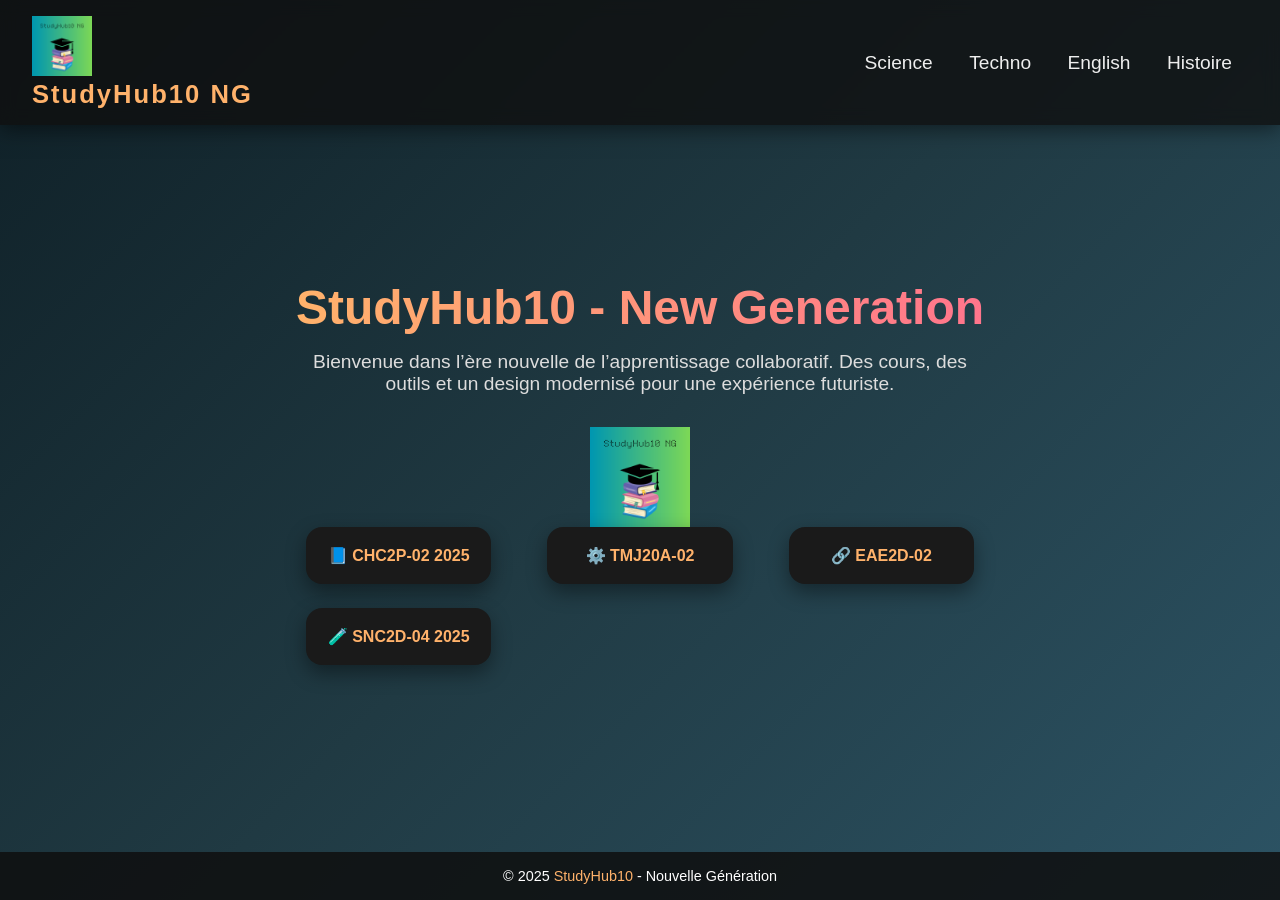
<file: index.html>
<!DOCTYPE html>
<html lang="en">
<head>
  <meta charset="UTF-8">
  <meta name="viewport" content="width=device-width, initial-scale=1.0">
  <title>StudyHub10 - New Generation</title>
  <link rel="stylesheet" href="style.css">

  <!-- Favicon (small browser tab icon) -->
  <link rel="icon" type="image/png" href="Logo.png">
</head>
<body>
  <!-- HEADER -->
  <header>
    <div class="logo">
      <img src="Logo.png" alt="StudyHub10 Logo" width="60" height="60">
      <h1>StudyHub10 NG</h1>
    </div>
    <nav>
      <a href="Science.html">Science</a>
      <a href="Tech.html">Techno</a>
      <a href="English.html">English</a>
      <a href="History.html">Histoire</a>
    </nav>
  </header>

  <!-- HERO SECTION -->
  <section class="hero">
    <h2>StudyHub10 - New Generation</h2>
    <p>
      Bienvenue dans l’ère nouvelle de l’apprentissage collaboratif.  
      Des cours, des outils et un design modernisé pour une expérience futuriste.
    </p>
    <img src="Logo.png" alt="StudyHub10 Logo" width="100" height="100">

    <div class="btn-grid">
      <a href="#" class="btn">📘 CHC2P-02 2025</a>
      <a href="#" class="btn">⚙️ TMJ20A-02</a>
      <a href="#" class="btn">🔗 EAE2D-02</a>
      <a href="#" class="btn">🧪 SNC2D-04 2025</a>
    </div>
  </section>

  <!-- FOOTER -->
  <footer>
    © 2025 <span>StudyHub10</span> - Nouvelle Génération
  </footer>
</body>
</html>
</file>
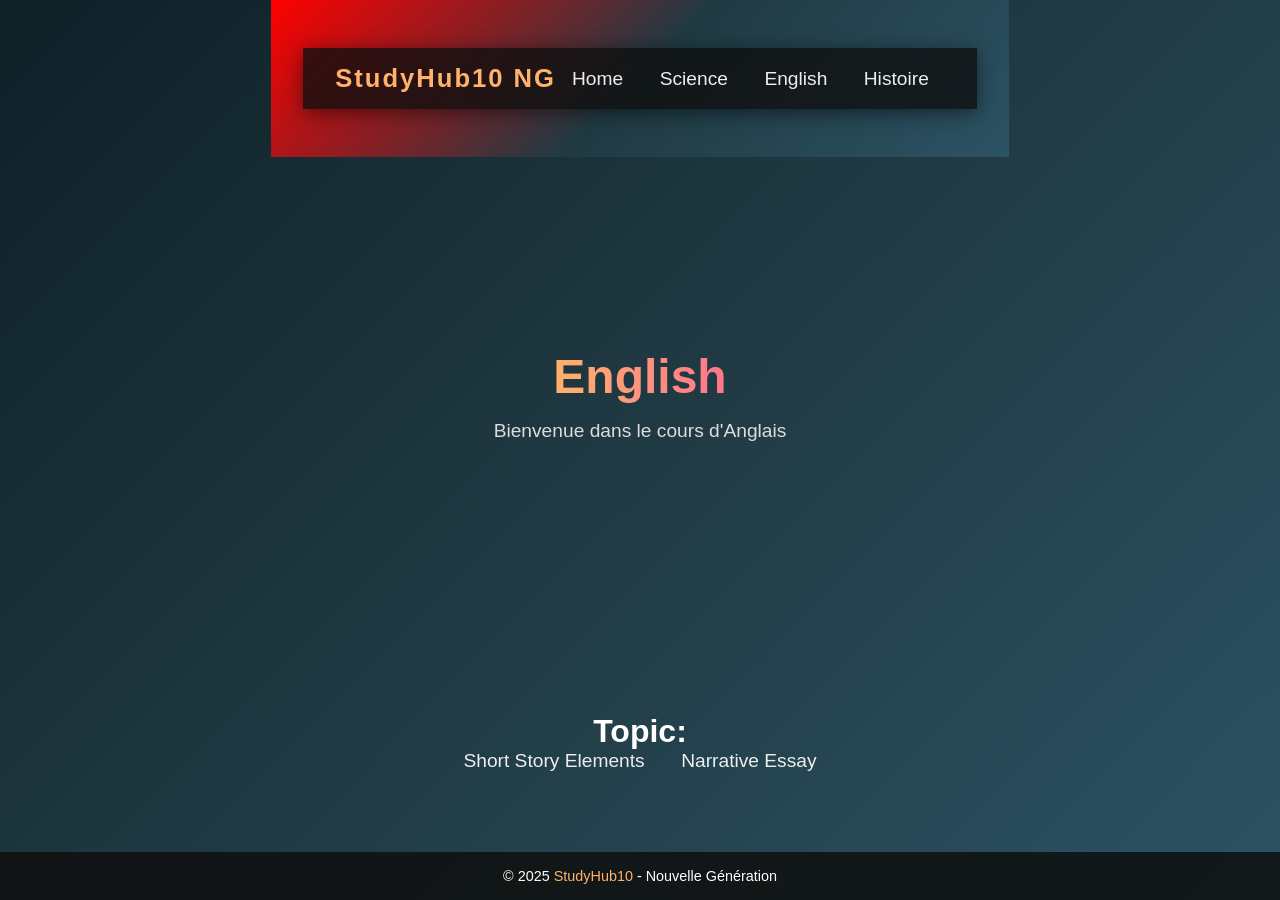
<file: English.html>
<!DOCTYPE html>
<html>
<link rel="stylesheet" href="style.css">

<head>
  <title>English</title>
</head>

<body>
  <div class="styles">
    <header>
      <h1>StudyHub10 NG</h1>
      <nav>
        <a href="index.html">Home</a>
        <a href="Science.html">Science</a>
        <a href="Tech.html">English</a>
        <a href="History.html">Histoire</a>
      </nav>
    </header>
  </div>
</body>
<section class="hero">
  <h2>English</h2>
  <p>Bienvenue dans le cours d'Anglais</p>
</section>
<ul>
  <h1>Topic:</h1>
  <nav>
    <a href="Short-story-elements.html">Short Story Elements</a>
    <a href="Narrative-Essay.html">Narrative Essay</a>
  </nav>
</ul>
<footer>
  © 2025 <span>StudyHub10</span> - Nouvelle Génération
</footer>

</html>
</file>
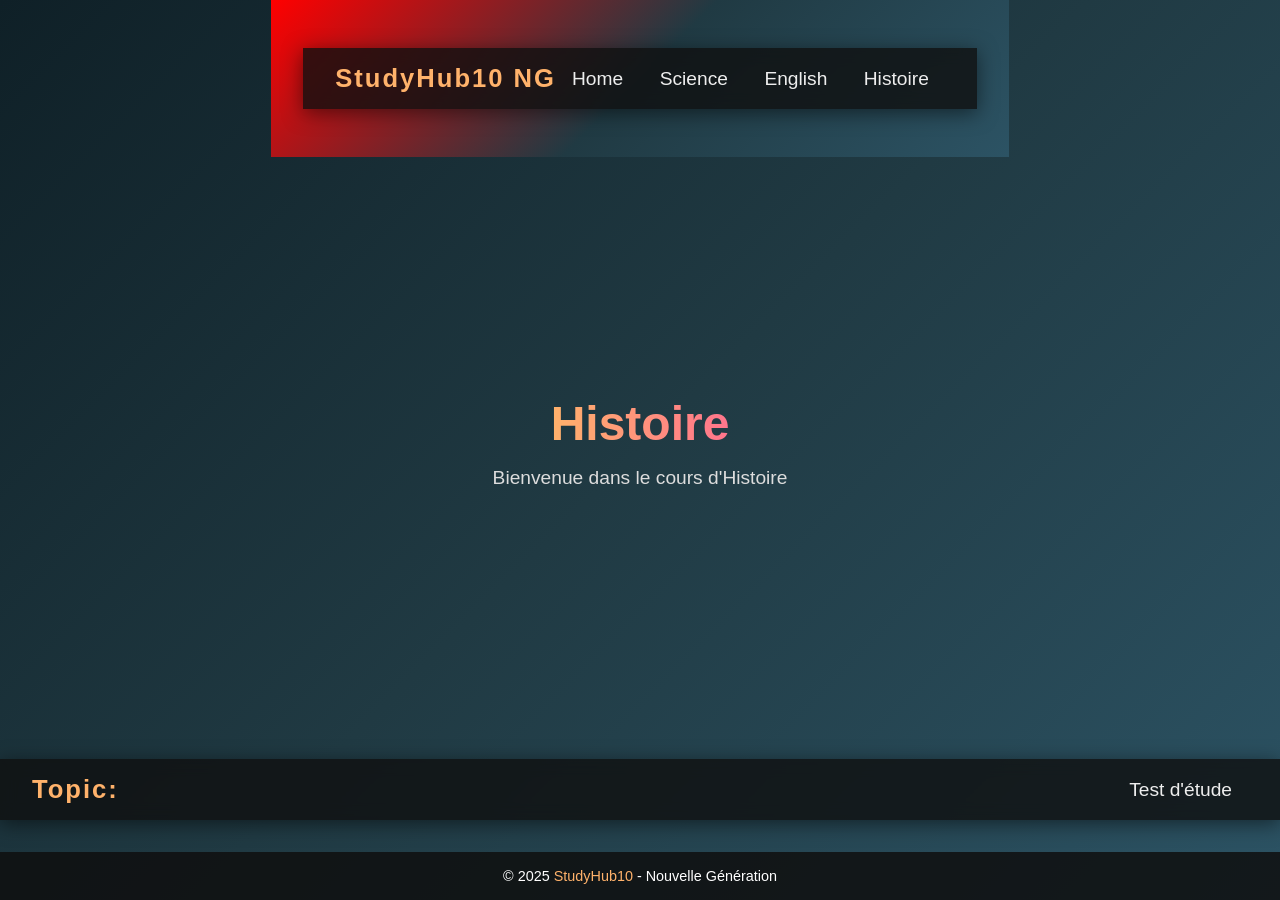
<file: History.html>
<!DOCTYPE html>
<html>
<link rel="stylesheet" href="style.css">

<head>
  <title>Histoire</title>
</head>

<body>
  <div class="styles">
    <header>
      <h1>StudyHub10 NG</h1>
      <nav>
        <a href="index.html">Home</a>
        <a href="Science.html">Science</a>
        <a href="English.html">English</a>
         <a href="Tech.html">Histoire</a>
      </nav>
    </header>
  </div>
</body>
<section class="hero">
  <h2>Histoire</h2>
  <p>Bienvenue dans le cours d'Histoire</p>
</section>
<header>
  <h1>Topic:</h1>
  <nav>
    <a href="Review.html">Test d'étude</a>
  </nav>
</header>
<footer>
  © 2025 <span>StudyHub10</span> - Nouvelle Génération
</footer>

</html>
</file>
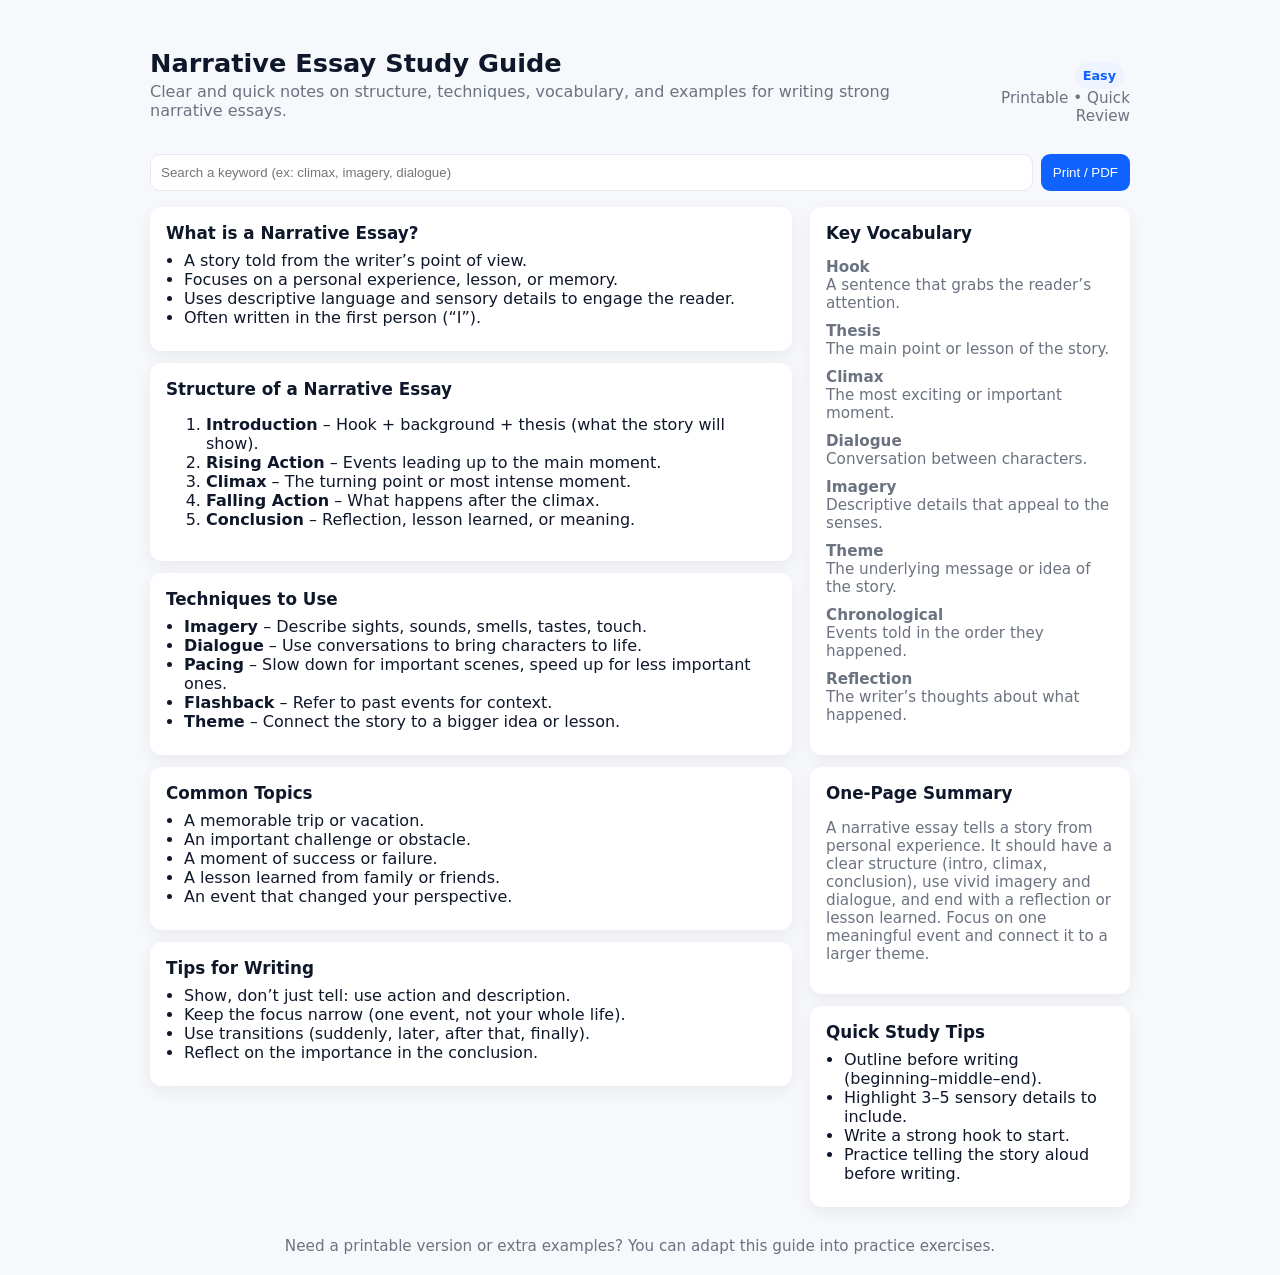
<file: Narrative-Essay.html>
<!doctype html>
<html lang="en">
<head>
  <meta charset="utf-8" />
  <meta name="viewport" content="width=device-width,initial-scale=1" />
  <title>Narrative Essay Study Guide</title>
  <style>
    :root{--bg:#f6f8fb;--card:#ffffff;--muted:#6b7280;--accent:#0f62fe;--accent-2:#0b6b3a}
    html,body{height:100%;margin:0;font-family:Inter, system-ui, -apple-system, 'Segoe UI', Roboto, 'Helvetica Neue', Arial; background:var(--bg);color:#0f172a}
    .wrap{max-width:980px;margin:28px auto;padding:20px}
    header{display:flex;gap:16px;align-items:center}
    h1{margin:0;font-size:1.6rem}
    p.lead{margin:4px 0 18px;color:var(--muted)}
    .controls{display:flex;gap:8px;margin:16px 0}
    input[type=search]{flex:1;padding:10px;border-radius:10px;border:1px solid #e6e9ef;background:#fff}
    button{background:var(--accent);color:#fff;padding:8px 12px;border-radius:9px;border:0;cursor:pointer}
    main{display:grid;grid-template-columns:1fr 320px;gap:18px}
    .card{background:var(--card);border-radius:12px;padding:16px;box-shadow:0 6px 18px rgba(15,23,42,0.06)}
    .section{margin-bottom:12px}
    h2{margin:0 0 8px;font-size:1.05rem}
    ul.simple{padding-left:18px;margin:8px 0;color:#0f172a}
    .muted{color:var(--muted);font-size:0.95rem}
    details{margin:8px 0}
    summary{font-weight:600;cursor:pointer}
    .tag{display:inline-block;padding:6px 8px;border-radius:999px;background:#eef4ff;color:var(--accent);font-weight:600;margin-right:6px;font-size:0.8rem}
    .glossary dt{font-weight:700;margin-top:10px}
    .glossary dd{margin:0 0 8px 0}
    footer{margin-top:18px;text-align:center;color:var(--muted);font-size:0.9rem}
    @media (max-width:880px){main{grid-template-columns:1fr} .controls{flex-direction:column} .wrap{padding:12px}}
    @media print{body{background:#fff} .controls, header, footer{display:none} main{grid-template-columns:1fr} .card{box-shadow:none}}
  </style>
</head>
<body>
  <div class="wrap">
    <header>
      <div>
        <h1>Narrative Essay Study Guide</h1>
        <p class="lead">Clear and quick notes on structure, techniques, vocabulary, and examples for writing strong narrative essays.</p>
      </div>
      <div style="margin-left:auto; text-align:right">
        <div class="tag">Easy</div>
        <div class="muted">Printable • Quick Review</div>
      </div>
    </header>

    <div class="controls">
      <input id="search" type="search" placeholder="Search a keyword (ex: climax, imagery, dialogue)" />
      <button id="printBtn">Print / PDF</button>
    </div>

    <main>
      <div>
        <section class="card section">
          <h2>What is a Narrative Essay?</h2>
          <ul class="simple">
            <li>A story told from the writer’s point of view.</li>
            <li>Focuses on a personal experience, lesson, or memory.</li>
            <li>Uses descriptive language and sensory details to engage the reader.</li>
            <li>Often written in the first person (“I”).</li>
          </ul>
        </section>

        <section class="card section">
          <h2>Structure of a Narrative Essay</h2>
          <ol class="simple">
            <li><strong>Introduction</strong> – Hook + background + thesis (what the story will show).</li>
            <li><strong>Rising Action</strong> – Events leading up to the main moment.</li>
            <li><strong>Climax</strong> – The turning point or most intense moment.</li>
            <li><strong>Falling Action</strong> – What happens after the climax.</li>
            <li><strong>Conclusion</strong> – Reflection, lesson learned, or meaning.</li>
          </ol>
        </section>

        <section class="card section">
          <h2>Techniques to Use</h2>
          <ul class="simple">
            <li><strong>Imagery</strong> – Describe sights, sounds, smells, tastes, touch.</li>
            <li><strong>Dialogue</strong> – Use conversations to bring characters to life.</li>
            <li><strong>Pacing</strong> – Slow down for important scenes, speed up for less important ones.</li>
            <li><strong>Flashback</strong> – Refer to past events for context.</li>
            <li><strong>Theme</strong> – Connect the story to a bigger idea or lesson.</li>
          </ul>
        </section>

        <section class="card section">
          <h2>Common Topics</h2>
          <ul class="simple">
            <li>A memorable trip or vacation.</li>
            <li>An important challenge or obstacle.</li>
            <li>A moment of success or failure.</li>
            <li>A lesson learned from family or friends.</li>
            <li>An event that changed your perspective.</li>
          </ul>
        </section>

        <section class="card section">
          <h2>Tips for Writing</h2>
          <ul class="simple">
            <li>Show, don’t just tell: use action and description.</li>
            <li>Keep the focus narrow (one event, not your whole life).</li>
            <li>Use transitions (suddenly, later, after that, finally).</li>
            <li>Reflect on the importance in the conclusion.</li>
          </ul>
        </section>
      </div>

      <aside>
        <div class="card section">
          <h2>Key Vocabulary</h2>
          <dl class="glossary muted">
            <dt>Hook</dt><dd>A sentence that grabs the reader’s attention.</dd>
            <dt>Thesis</dt><dd>The main point or lesson of the story.</dd>
            <dt>Climax</dt><dd>The most exciting or important moment.</dd>
            <dt>Dialogue</dt><dd>Conversation between characters.</dd>
            <dt>Imagery</dt><dd>Descriptive details that appeal to the senses.</dd>
            <dt>Theme</dt><dd>The underlying message or idea of the story.</dd>
            <dt>Chronological</dt><dd>Events told in the order they happened.</dd>
            <dt>Reflection</dt><dd>The writer’s thoughts about what happened.</dd>
          </dl>
        </div>

        <div class="card section">
          <h2>One-Page Summary</h2>
          <p class="muted">A narrative essay tells a story from personal experience. It should have a clear structure (intro, climax, conclusion), use vivid imagery and dialogue, and end with a reflection or lesson learned. Focus on one meaningful event and connect it to a larger theme.</p>
        </div>

        <div class="card section">
          <h2>Quick Study Tips</h2>
          <ul class="simple">
            <li>Outline before writing (beginning–middle–end).</li>
            <li>Highlight 3–5 sensory details to include.</li>
            <li>Write a strong hook to start.</li>
            <li>Practice telling the story aloud before writing.</li>
          </ul>
        </div>
      </aside>
    </main>

    <footer>
      <div class="muted">Need a printable version or extra examples? You can adapt this guide into practice exercises.</div>
    </footer>
  </div>

  <script>
    const search = document.getElementById('search');
    const printBtn = document.getElementById('printBtn');
    const sections = Array.from(document.querySelectorAll('.card'));
    search.addEventListener('input', (e)=>{
      const q = e.target.value.trim().toLowerCase();
      if(!q){ sections.forEach(s=>s.style.display=''); return }
      sections.forEach(s=>{
        const text = s.innerText.toLowerCase();
        s.style.display = text.includes(q) ? '' : 'none';
      })
    })
    printBtn.addEventListener('click', ()=>window.print());
  </script>
</body>
</html>
</file>
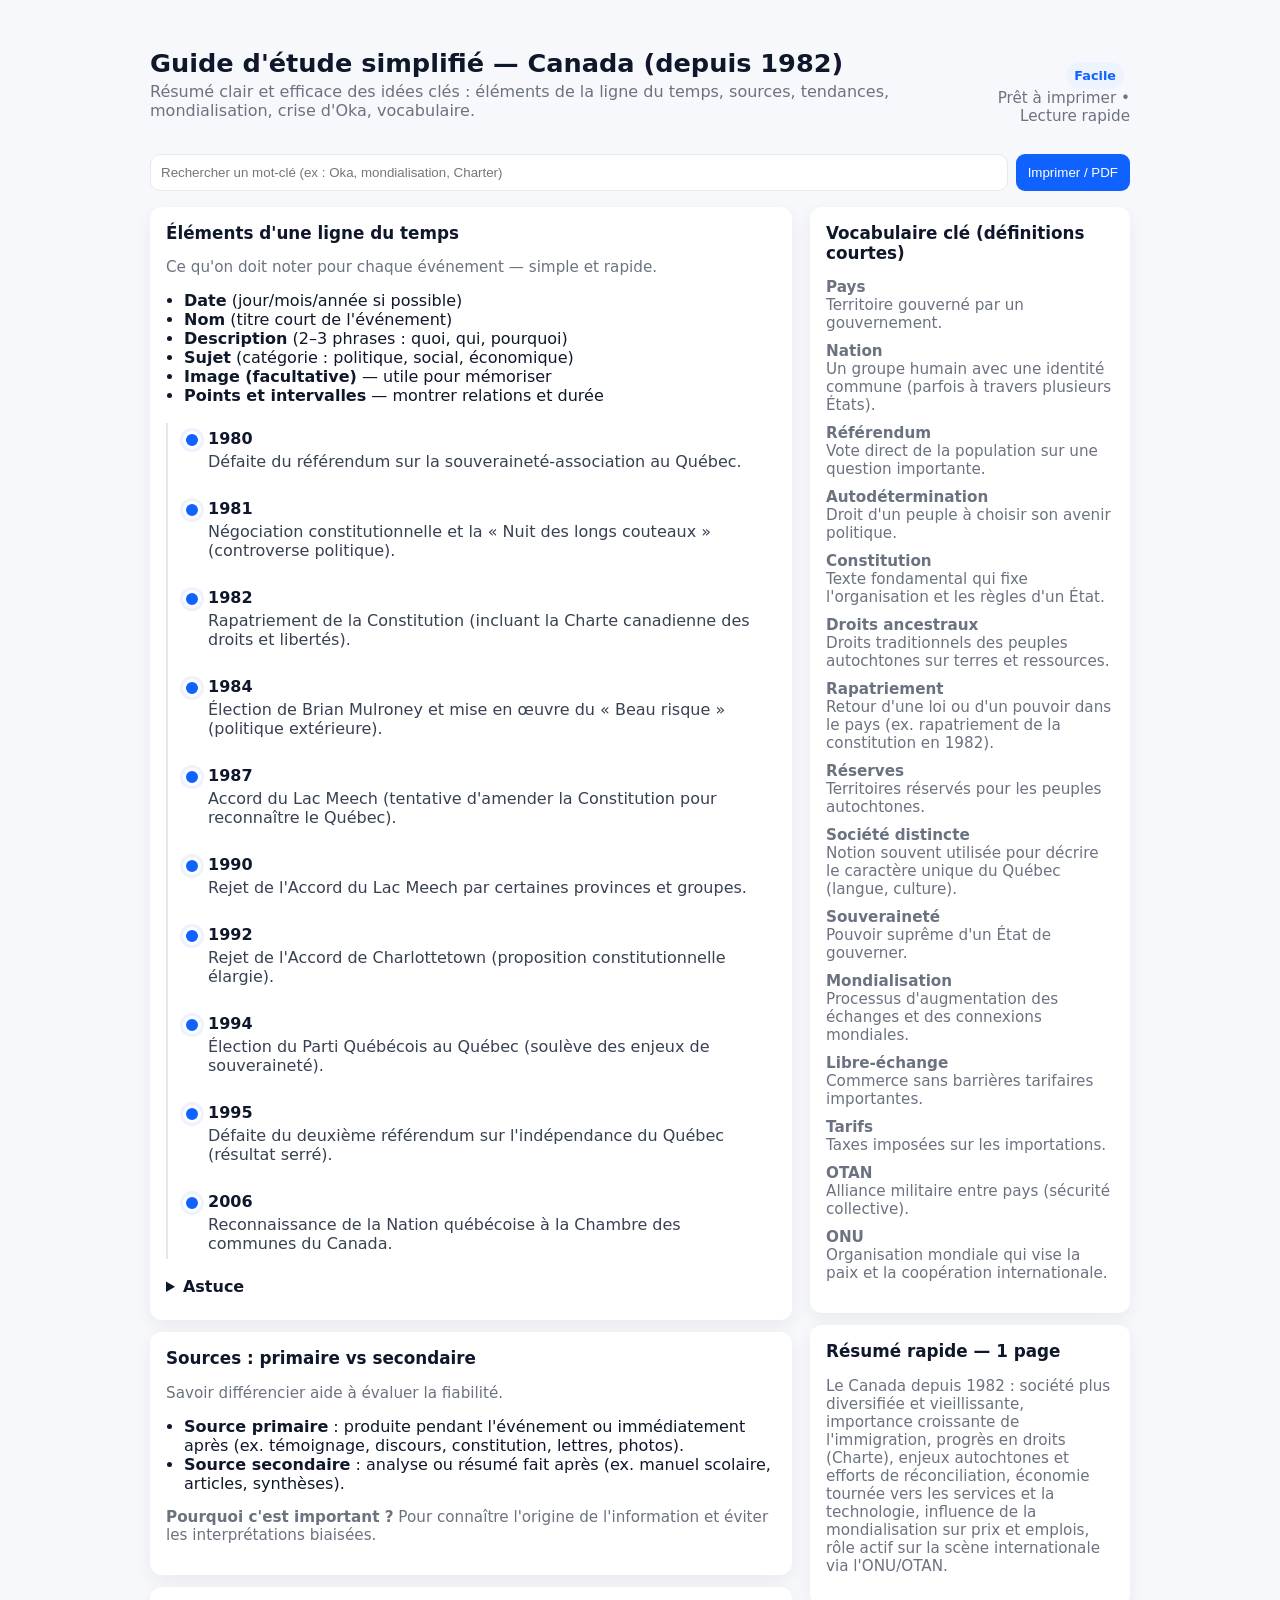
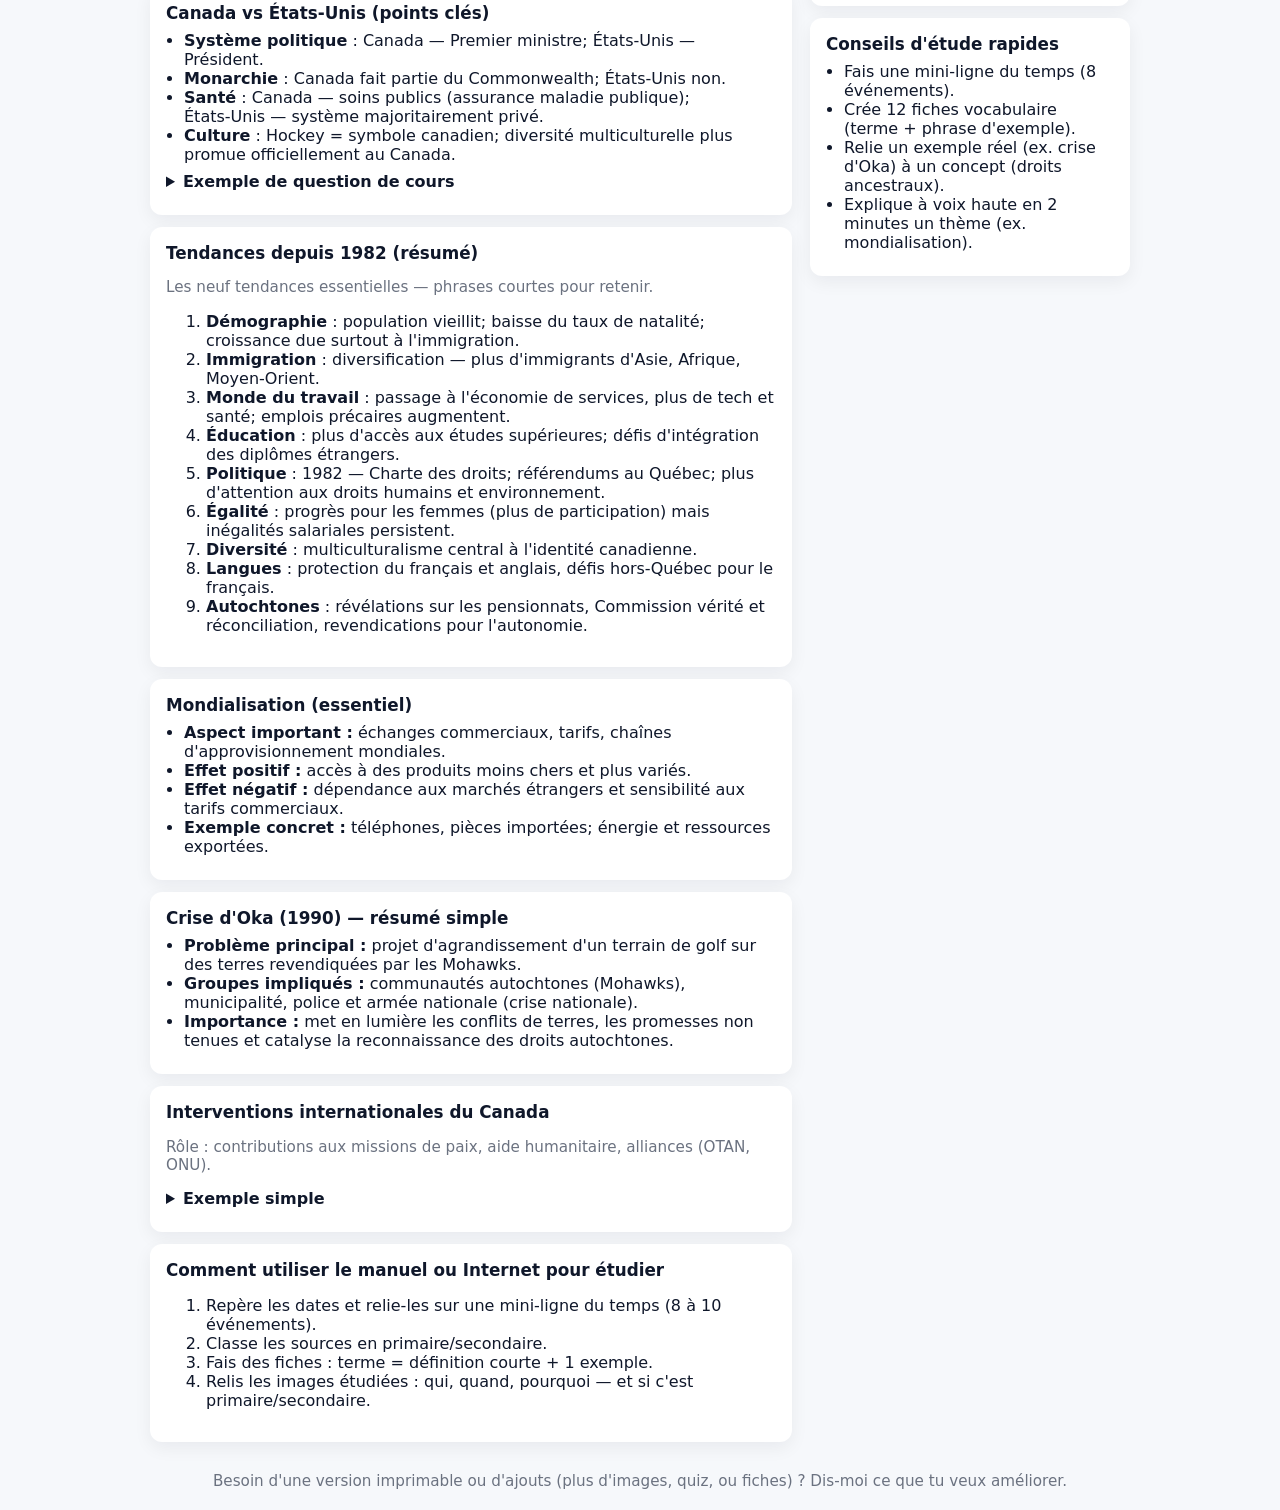
<file: Review.html>
<!doctype html>
<html lang="fr">
<head>
  <meta charset="utf-8" />
  <meta name="viewport" content="width=device-width,initial-scale=1" />
  <title>Guide d'étude — Canada (depuis 1982)</title>
  <style>
    :root{--bg:#f6f8fb;--card:#ffffff;--muted:#6b7280;--accent:#0f62fe;--accent-2:#0b6b3a}
    html,body{height:100%;margin:0;font-family:Inter, system-ui, -apple-system, 'Segoe UI', Roboto, 'Helvetica Neue', Arial; background:var(--bg);color:#0f172a}
    .wrap{max-width:980px;margin:28px auto;padding:20px}
    header{display:flex;gap:16px;align-items:center}
    h1{margin:0;font-size:1.6rem}
    p.lead{margin:4px 0 18px;color:var(--muted)}
    .controls{display:flex;gap:8px;margin:16px 0}
    input[type=search]{flex:1;padding:10px;border-radius:10px;border:1px solid #e6e9ef;background:#fff}
    button{background:var(--accent);color:#fff;padding:8px 12px;border-radius:9px;border:0;cursor:pointer}
    main{display:grid;grid-template-columns:1fr 320px;gap:18px}
    .card{background:var(--card);border-radius:12px;padding:16px;box-shadow:0 6px 18px rgba(15,23,42,0.06)}
    .section{margin-bottom:12px}
    h2{margin:0 0 8px;font-size:1.05rem}
    ul.simple{padding-left:18px;margin:8px 0;color:#0f172a}
    .muted{color:var(--muted);font-size:0.95rem}
    details{margin:8px 0}
    summary{font-weight:600;cursor:pointer}
    .tag{display:inline-block;padding:6px 8px;border-radius:999px;background:#eef4ff;color:var(--accent);font-weight:600;margin-right:6px;font-size:0.8rem}
    .glossary dt{font-weight:700;margin-top:10px}
    .glossary dd{margin:0 0 8px 0}
    footer{margin-top:18px;text-align:center;color:var(--muted);font-size:0.9rem}
    @media (max-width:880px){main{grid-template-columns:1fr} .controls{flex-direction:column} .wrap{padding:12px}}
    /* Print */
    @media print{body{background:#fff} .controls, header, footer{display:none} main{grid-template-columns:1fr} .card{box-shadow:none}}
    /* Timeline minimal et responsive */
  #mini-timeline{max-width:720px;margin:18px auto;font-family:Inter,system-ui,Arial;color:#0f172a}
  #mini-timeline .tl{position:relative;padding-left:28px;border-left:2px solid #e2e8f0}
  #mini-timeline .item{position:relative;margin:16px 0;padding:6px 12px;background:transparent}
  #mini-timeline .item::before{
    content:'';position:absolute;left:-13px;top:8px;width:12px;height:12px;border-radius:50%;
    background:#0f62fe;border:3px solid #fff;box-shadow:0 0 0 3px rgba(15,98,254,0.08)
  }
  #mini-timeline .year{font-weight:700;margin-bottom:4px}
  #mini-timeline .desc{margin:0;color:#374151}
  /* small screens */
  @media (max-width:520px){
    #mini-timeline{padding:0 12px}
    #mini-timeline .item{margin:12px 0}
  }
  </style>
</head>
<body>
  <div class="wrap">
    <header>
      <div>
        <h1>Guide d'étude simplifié — Canada (depuis 1982)</h1>
        <p class="lead">Résumé clair et efficace des idées clés : éléments de la ligne du temps, sources, tendances, mondialisation, crise d'Oka, vocabulaire.</p>
      </div>
      <div style="margin-left:auto; text-align:right">
        <div class="tag">Facile</div>
        <div class="muted">Prêt à imprimer • Lecture rapide</div>
      </div>
    </header>

    <div class="controls">
      <input id="search" type="search" placeholder="Rechercher un mot-clé (ex : Oka, mondialisation, Charter)" />
      <button id="printBtn">Imprimer / PDF</button>
    </div>

    <main>
      <div>
        <section class="card section" id="timeline">
          <h2>Éléments d'une ligne du temps</h2>
          <p class="muted">Ce qu'on doit noter pour chaque événement — simple et rapide.</p>
          <ul class="simple">
            <li><strong>Date</strong> (jour/mois/année si possible)</li>
            <li><strong>Nom</strong> (titre court de l'événement)</li>
            <li><strong>Description</strong> (2–3 phrases : quoi, qui, pourquoi)</li>
            <li><strong>Sujet</strong> (catégorie : politique, social, économique)</li>
            <li><strong>Image (facultative)</strong> — utile pour mémoriser</li>
            <li><strong>Points et intervalles</strong> — montrer relations et durée</li>
          </ul>
          <div id="mini-timeline" aria-label="Ligne du temps — événements politiques">
  <div class="tl" role="list">
    <div class="item" role="listitem">
      <div class="year">1980</div>
      <p class="desc">Défaite du référendum sur la souveraineté-association au Québec.</p>
    </div>

    <div class="item" role="listitem">
      <div class="year">1981</div>
      <p class="desc">Négociation constitutionnelle et la « Nuit des longs couteaux » (controverse politique).</p>
    </div>

    <div class="item" role="listitem">
      <div class="year">1982</div>
      <p class="desc">Rapatriement de la Constitution (incluant la Charte canadienne des droits et libertés).</p>
    </div>

    <div class="item" role="listitem">
      <div class="year">1984</div>
      <p class="desc">Élection de Brian Mulroney et mise en œuvre du « Beau risque » (politique extérieure).</p>
    </div>

    <div class="item" role="listitem">
      <div class="year">1987</div>
      <p class="desc">Accord du Lac Meech (tentative d'amender la Constitution pour reconnaître le Québec).</p>
    </div>

    <div class="item" role="listitem">
      <div class="year">1990</div>
      <p class="desc">Rejet de l'Accord du Lac Meech par certaines provinces et groupes.</p>
    </div>

    <div class="item" role="listitem">
      <div class="year">1992</div>
      <p class="desc">Rejet de l'Accord de Charlottetown (proposition constitutionnelle élargie).</p>
    </div>

    <div class="item" role="listitem">
      <div class="year">1994</div>
      <p class="desc">Élection du Parti Québécois au Québec (soulève des enjeux de souveraineté).</p>
    </div>

    <div class="item" role="listitem">
      <div class="year">1995</div>
      <p class="desc">Défaite du deuxième référendum sur l'indépendance du Québec (résultat serré).</p>
    </div>

    <div class="item" role="listitem">
      <div class="year">2006</div>
      <p class="desc">Reconnaissance de la Nation québécoise à la Chambre des communes du Canada.</p>
    </div>
  </div>
</div>
          <details>
            <summary>Astuce</summary>
            <p class="muted">Pour étudier : crée ta propre ligne du temps avec 8–10 événements clés depuis 1982. Garde une couleur par thème (politique, société, économie).</p>
          </details>
        </section>

        <section class="card section" id="sources">
          <h2>Sources : primaire vs secondaire</h2>
          <p class="muted">Savoir différencier aide à évaluer la fiabilité.</p>
          <ul class="simple">
            <li><strong>Source primaire</strong> : produite pendant l'événement ou immédiatement après (ex. témoignage, discours, constitution, lettres, photos).</li>
            <li><strong>Source secondaire</strong> : analyse ou résumé fait après (ex. manuel scolaire, articles, synthèses).</li>
          </ul>
          <p class="muted"><strong>Pourquoi c'est important ?</strong> Pour connaître l'origine de l'information et éviter les interprétations biaisées.</p>
        </section>

        <section class="card section" id="canus">
          <h2>Canada vs États‑Unis (points clés)</h2>
          <ul class="simple">
            <li><strong>Système politique</strong> : Canada — Premier ministre; États‑Unis — Président.</li>
            <li><strong>Monarchie</strong> : Canada fait partie du Commonwealth; États‑Unis non.</li>
            <li><strong>Santé</strong> : Canada — soins publics (assurance maladie publique); États‑Unis — système majoritairement privé.</li>
            <li><strong>Culture</strong> : Hockey = symbole canadien; diversité multiculturelle plus promue officiellement au Canada.</li>
          </ul>
          <details>
            <summary>Exemple de question de cours</summary>
            <p class="muted">Explique en 3 phrases comment la santé publique influence la vie quotidienne au Canada vs aux États‑Unis.</p>
          </details>
        </section>

        <section class="card section" id="tendances">
          <h2>Tendances depuis 1982 (résumé)</h2>
          <p class="muted">Les neuf tendances essentielles — phrases courtes pour retenir.</p>
          <ol class="simple">
            <li><strong>Démographie</strong> : population vieillit; baisse du taux de natalité; croissance due surtout à l'immigration.</li>
            <li><strong>Immigration</strong> : diversification — plus d'immigrants d'Asie, Afrique, Moyen‑Orient.</li>
            <li><strong>Monde du travail</strong> : passage à l'économie de services, plus de tech et santé; emplois précaires augmentent.</li>
            <li><strong>Éducation</strong> : plus d'accès aux études supérieures; défis d'intégration des diplômes étrangers.</li>
            <li><strong>Politique</strong> : 1982 — Charte des droits; référendums au Québec; plus d'attention aux droits humains et environnement.</li>
            <li><strong>Égalité</strong> : progrès pour les femmes (plus de participation) mais inégalités salariales persistent.</li>
            <li><strong>Diversité</strong> : multiculturalisme central à l'identité canadienne.</li>
            <li><strong>Langues</strong> : protection du français et anglais, défis hors‑Québec pour le français.</li>
            <li><strong>Autochtones</strong> : révélations sur les pensionnats, Commission vérité et réconciliation, revendications pour l'autonomie.</li>
          </ol>
        </section>

        <section class="card section" id="mondialisation">
          <h2>Mondialisation (essentiel)</h2>
          <ul class="simple">
            <li><strong>Aspect important :</strong> échanges commerciaux, tarifs, chaînes d'approvisionnement mondiales.</li>
            <li><strong>Effet positif :</strong> accès à des produits moins chers et plus variés.</li>
            <li><strong>Effet négatif :</strong> dépendance aux marchés étrangers et sensibilité aux tarifs commerciaux.</li>
            <li><strong>Exemple concret :</strong> téléphones, pièces importées; énergie et ressources exportées.</li>
          </ul>
        </section>

        <section class="card section" id="oka">
          <h2>Crise d'Oka (1990) — résumé simple</h2>
          <ul class="simple">
            <li><strong>Problème principal :</strong> projet d'agrandissement d'un terrain de golf sur des terres revendiquées par les Mohawks.</li>
            <li><strong>Groupes impliqués :</strong> communautés autochtones (Mohawks), municipalité, police et armée nationale (crise nationale).</li>
            <li><strong>Importance :</strong> met en lumière les conflits de terres, les promesses non tenues et catalyse la reconnaissance des droits autochtones.</li>
          </ul>
        </section>

        <section class="card section" id="interventions">
          <h2>Interventions internationales du Canada</h2>
          <p class="muted">Rôle : contributions aux missions de paix, aide humanitaire, alliances (OTAN, ONU).</p>
          <details>
            <summary>Exemple simple</summary>
            <p class="muted">Le Canada participe souvent à des missions de maintien de la paix ou à des coalitions internationales (ex. opérations de l'ONU ou de l'OTAN).</p>
          </details>
        </section>

        <section class="card section" id="sources-pratiques">
          <h2>Comment utiliser le manuel ou Internet pour étudier</h2>
          <ol class="simple">
            <li>Repère les dates et relie-les sur une mini‑ligne du temps (8 à 10 événements).</li>
            <li>Classe les sources en primaire/secondaire.</li>
            <li>Fais des fiches : terme = définition courte + 1 exemple.</li>
            <li>Relis les images étudiées : qui, quand, pourquoi — et si c'est primaire/secondaire.</li>
          </ol>
        </section>

      </div>

      <aside>
        <div class="card section">
          <h2>Vocabulaire clé (définitions courtes)</h2>
          <dl class="glossary muted">
            <dt>Pays</dt><dd>Territoire gouverné par un gouvernement.</dd>
            <dt>Nation</dt><dd>Un groupe humain avec une identité commune (parfois à travers plusieurs États).</dd>
            <dt>Référendum</dt><dd>Vote direct de la population sur une question importante.</dd>
            <dt>Autodétermination</dt><dd>Droit d'un peuple à choisir son avenir politique.</dd>
            <dt>Constitution</dt><dd>Texte fondamental qui fixe l'organisation et les règles d'un État.</dd>
            <dt>Droits ancestraux</dt><dd>Droits traditionnels des peuples autochtones sur terres et ressources.</dd>
            <dt>Rapatriement</dt><dd>Retour d'une loi ou d'un pouvoir dans le pays (ex. rapatriement de la constitution en 1982).</dd>
            <dt>Réserves</dt><dd>Territoires réservés pour les peuples autochtones.</dd>
            <dt>Société distincte</dt><dd>Notion souvent utilisée pour décrire le caractère unique du Québec (langue, culture).</dd>
            <dt>Souveraineté</dt><dd>Pouvoir suprême d'un État de gouverner.</dd>
            <dt>Mondialisation</dt><dd>Processus d'augmentation des échanges et des connexions mondiales.</dd>
            <dt>Libre‑échange</dt><dd>Commerce sans barrières tarifaires importantes.</dd>
            <dt>Tarifs</dt><dd>Taxes imposées sur les importations.</dd>
            <dt>OTAN</dt><dd>Alliance militaire entre pays (sécurité collective).</dd>
            <dt>ONU</dt><dd>Organisation mondiale qui vise la paix et la coopération internationale.</dd>
          </dl>
        </div>

        <div class="card section">
          <h2>Résumé rapide — 1 page</h2>
          <p class="muted">Le Canada depuis 1982 : société plus diversifiée et vieillissante, importance croissante de l'immigration, progrès en droits (Charte), enjeux autochtones et efforts de réconciliation, économie tournée vers les services et la technologie, influence de la mondialisation sur prix et emplois, rôle actif sur la scène internationale via l'ONU/OTAN.</p>
        </div>

        <div class="card section" id="study-tips">
          <h2>Conseils d'étude rapides</h2>
          <ul class="simple">
            <li>Fais une mini‑ligne du temps (8 événements).</li>
            <li>Crée 12 fiches vocabulaire (terme + phrase d'exemple).</li>
            <li>Relie un exemple réel (ex. crise d'Oka) à un concept (droits ancestraux).</li>
            <li>Explique à voix haute en 2 minutes un thème (ex. mondialisation).</li>
          </ul>
        </div>
      </aside>
    </main>

    <footer>
      <div class="muted">Besoin d'une version imprimable ou d'ajouts (plus d'images, quiz, ou fiches) ? Dis‑moi ce que tu veux améliorer.</div>
    </footer>
  </div>

  <script>
    const search = document.getElementById('search');
    const printBtn = document.getElementById('printBtn');
    const sections = Array.from(document.querySelectorAll('.card'));
    search.addEventListener('input', (e)=>{
      const q = e.target.value.trim().toLowerCase();
      if(!q){ sections.forEach(s=>s.style.display=''); return }
      sections.forEach(s=>{
        const text = s.innerText.toLowerCase();
        s.style.display = text.includes(q) ? '' : 'none';
      })
    })
    printBtn.addEventListener('click', ()=>window.print());
  </script>
</body>
</html>
</file>
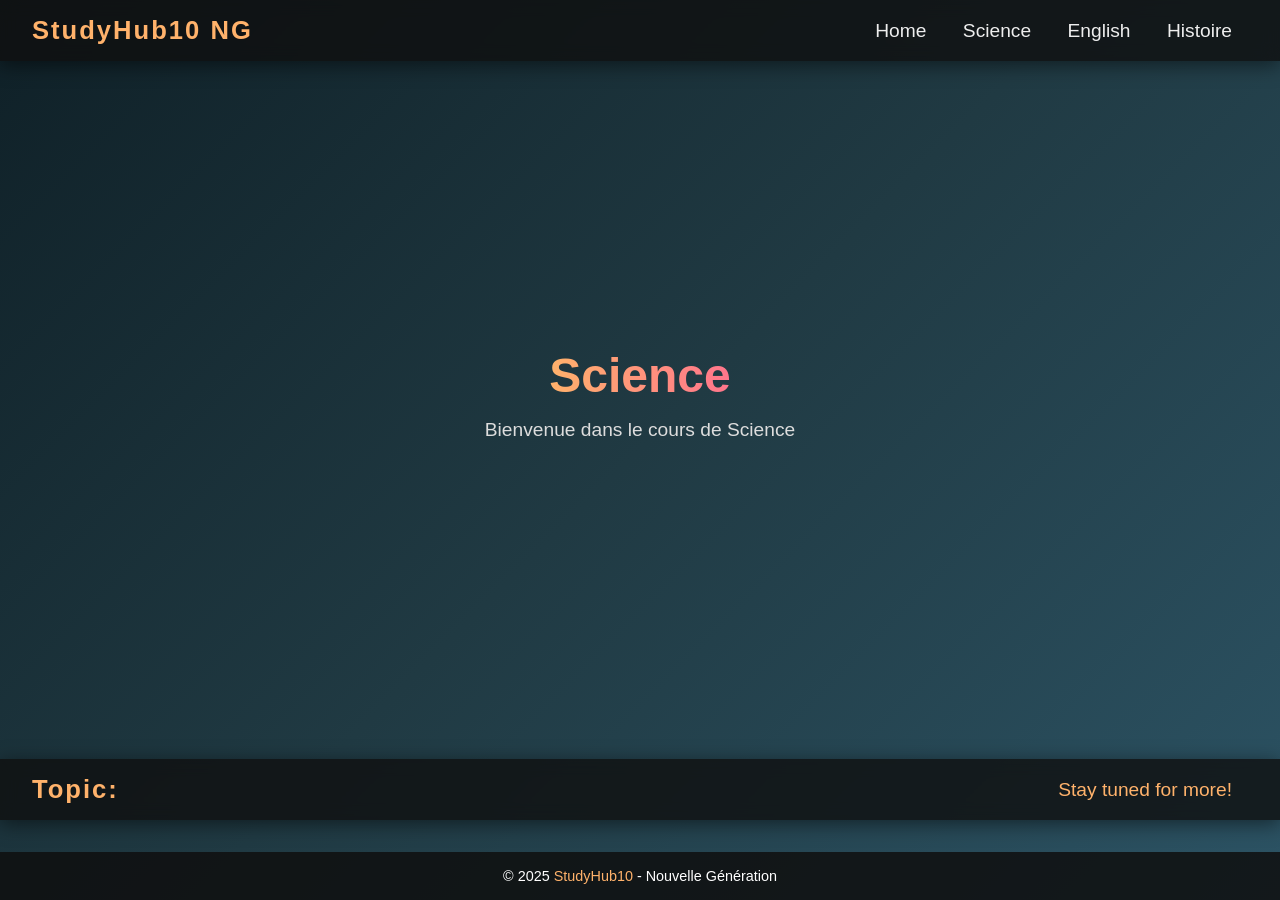
<file: Science.html>
<!DOCTYPE html>
<html>
  <link rel="stylesheet" href="style.css">
  <head>
    <title>Science</title>
  </head>
  <body>
    <header>
      <h1>StudyHub10 NG</h1>
      <nav>
        <a href="index.html">Home</a>
        <a href="Tech">Science</a>
        <a href="English.html">English</a>
        <a href="History.html">Histoire</a>
      </nav>
    </header>
  </body>
  <section class="hero">
    <h2>Science</h2>
    <p>Bienvenue dans le cours de Science</p>
  </section>
  <header>
    <h1>Topic:</h1>
    <a>Stay tuned for more!</a>
  </header>
  <footer>
    © 2025 <span>StudyHub10</span> - Nouvelle Génération
  </footer>
</html>
</file>
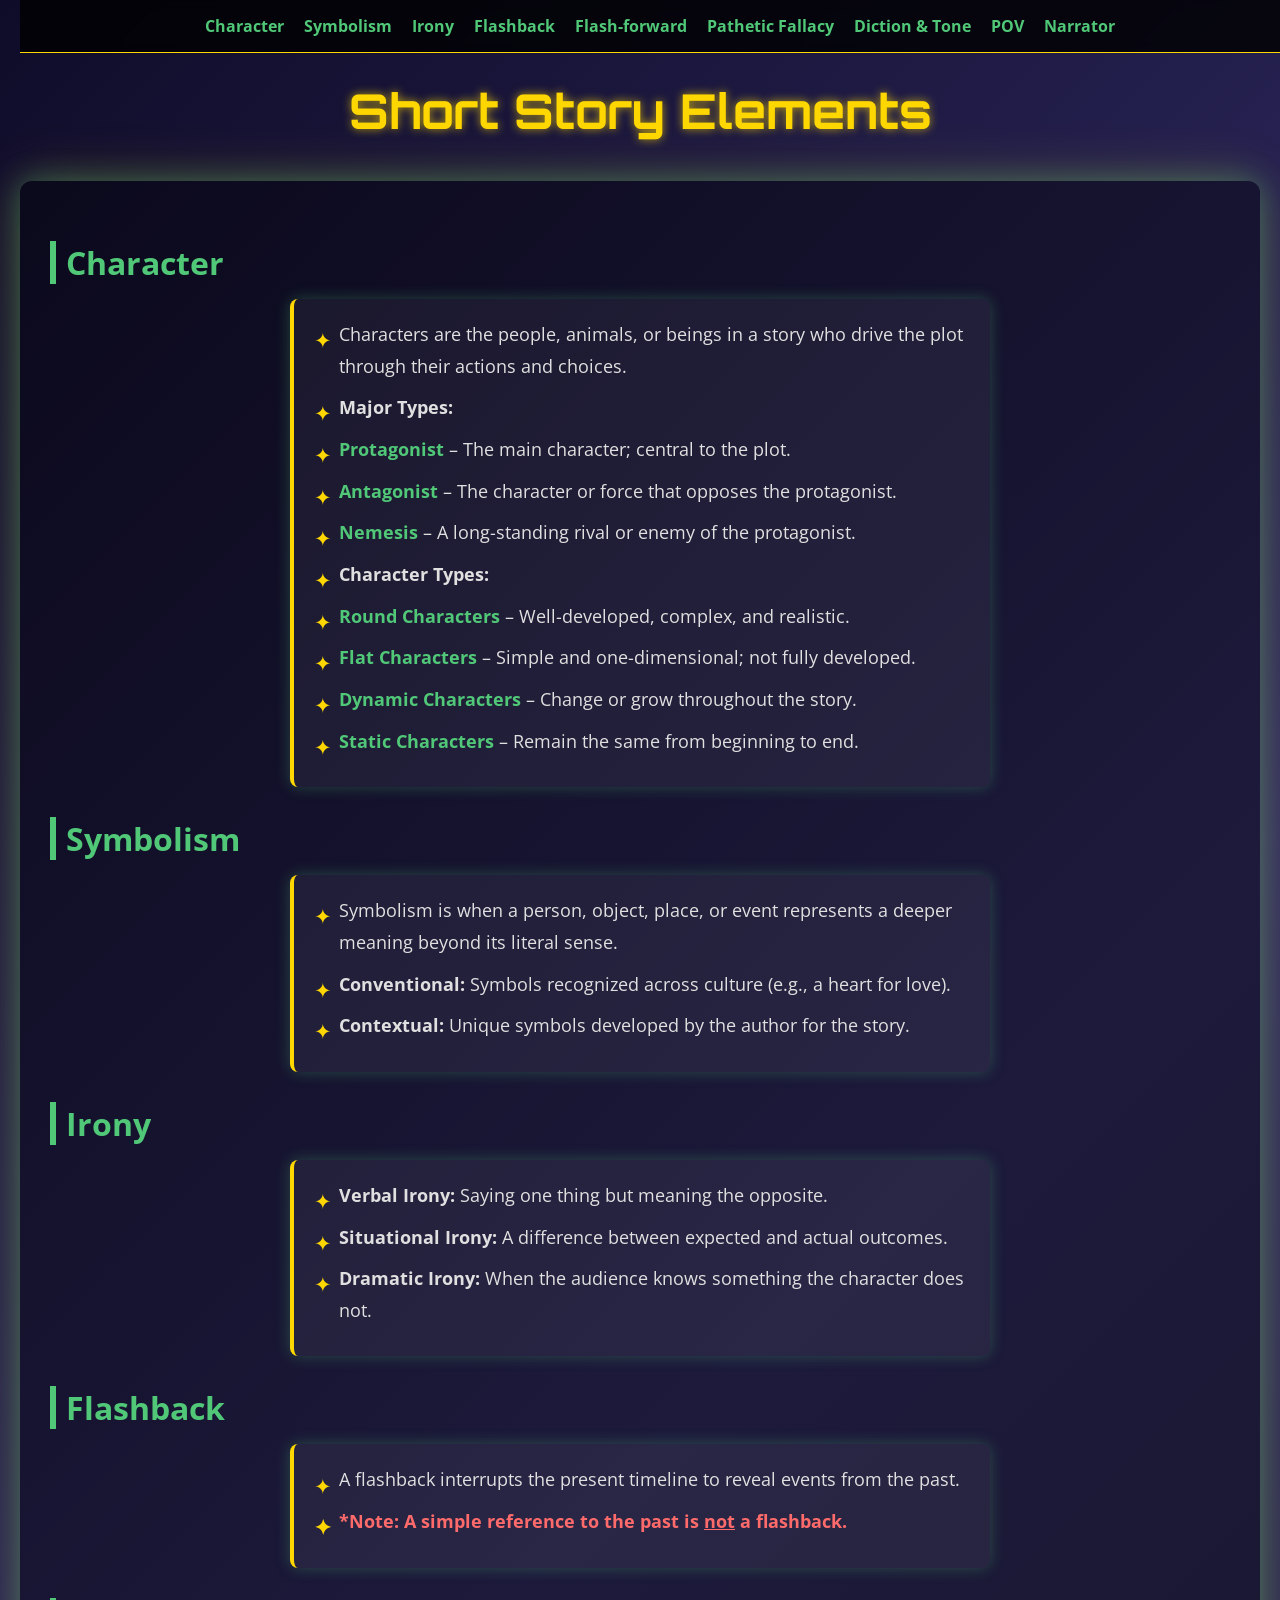
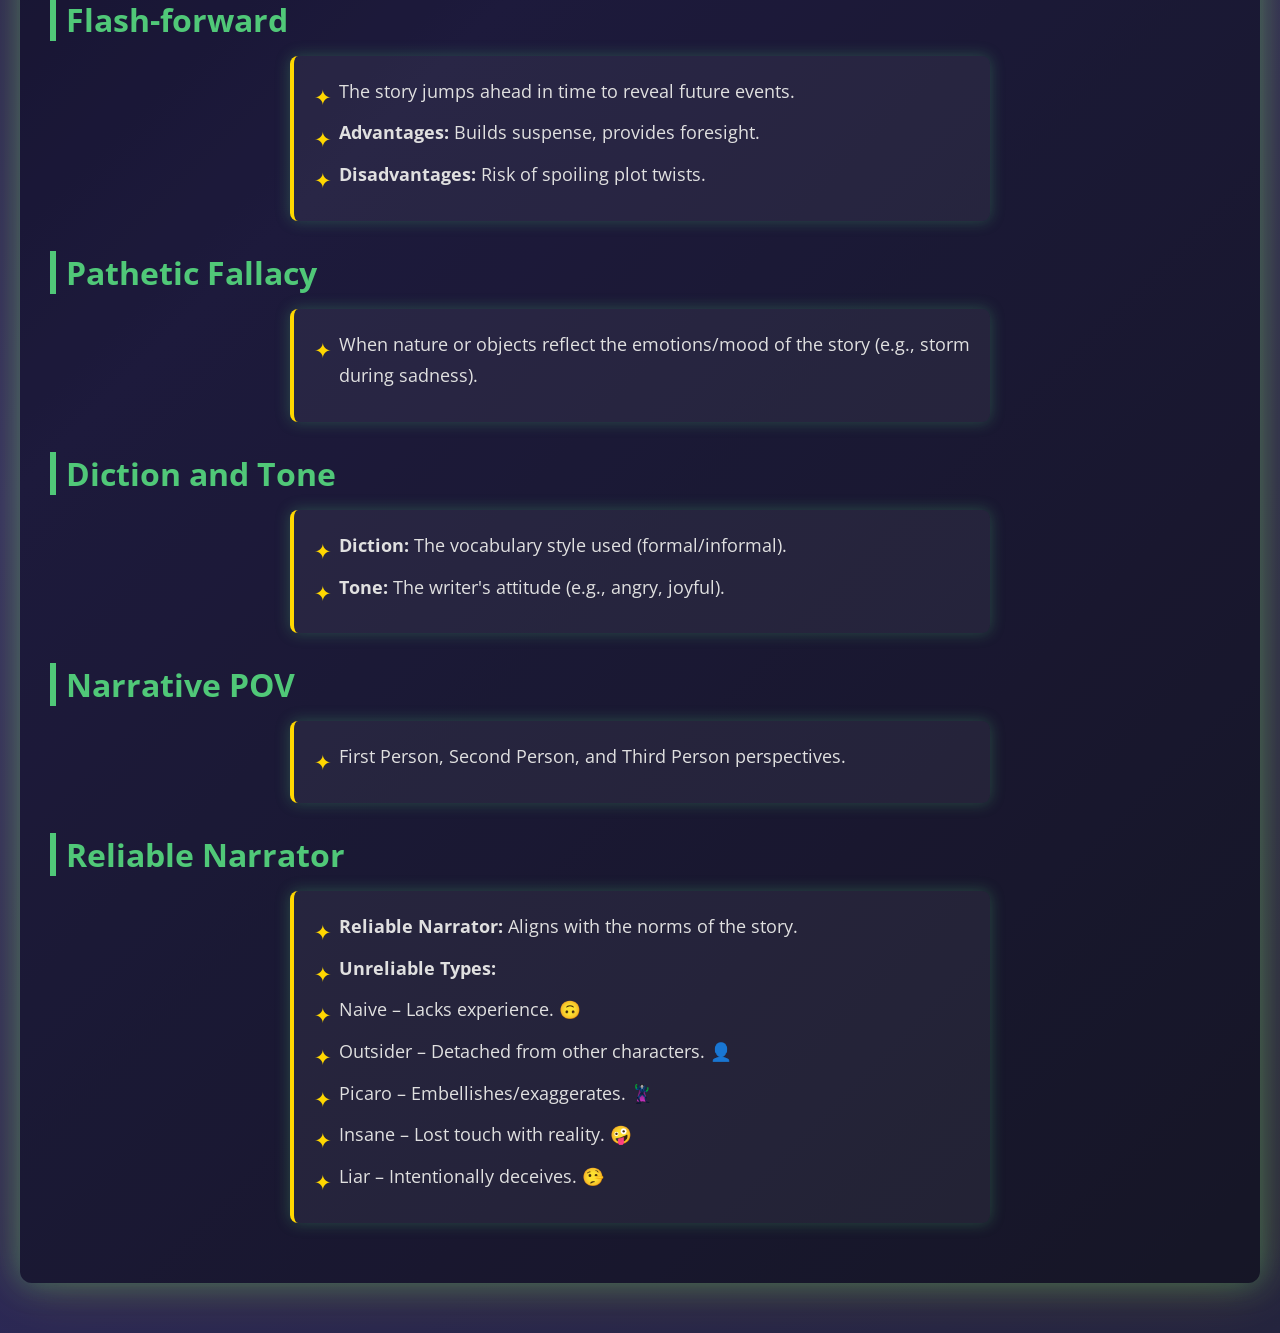
<file: Short-story-elements.html>
<!DOCTYPE html>
<html lang="en">
<head>
  <meta charset="UTF-8">
  <title>Short Story Elements</title>
  <meta name="viewport" content="width=device-width, initial-scale=1.0">
  <link href="https://fonts.googleapis.com/css2?family=Orbitron:wght@500&family=Open+Sans&display=swap" rel="stylesheet">
  <style>
    * {
      margin: 0;
      padding: 0;
      box-sizing: border-box;
      scroll-behavior: smooth;
    }

    body {
      font-family: 'Open Sans', sans-serif;
      background: linear-gradient(135deg, #0f0c29, #302b63, #24243e);
      color: #e0e0e0;
      min-height: 100vh;
      padding: 80px 20px 50px;
    }

    /* Navigation Bar */
    nav {
      position: fixed;
      top: 0;
      width: 100%;
      background: rgba(0, 0, 0, 0.8);
      backdrop-filter: blur(5px);
      display: flex;
      justify-content: center;
      gap: 20px;
      padding: 15px 0;
      z-index: 1000;
      border-bottom: 1px solid gold;
    }

    nav a {
      color: #50C878;
      font-weight: bold;
      text-decoration: none;
      transition: color 0.3s ease;
    }

    nav a:hover {
      color: gold;
      text-shadow: 0 0 5px gold;
    }

    h1 {
      font-family: 'Orbitron', sans-serif;
      font-size: 3em;
      color: gold;
      text-shadow: 0 0 10px rgba(255, 215, 0, 0.7);
      margin-bottom: 40px;
      text-align: center;
      animation: glowHeader 3s ease-in-out infinite alternate;
    }

    @keyframes glowHeader {
      from {
        text-shadow: 0 0 10px rgba(255, 215, 0, 0.5);
      }
      to {
        text-shadow: 0 0 25px rgba(255, 215, 0, 1);
      }
    }

    h2 {
      font-size: 2em;
      color: #50C878;
      margin: 30px 0 15px;
      border-left: 6px solid #50C878;
      padding-left: 10px;
      scroll-margin-top: 80px;
    }

    ul {
      list-style: none;
      background: rgba(255, 255, 255, 0.05);
      border-left: 4px solid gold;
      border-radius: 8px;
      max-width: 700px;
      margin: 0 auto 30px;
      padding: 20px;
      box-shadow: 0 0 15px rgba(80, 200, 120, 0.3);
      transition: transform 0.3s ease;
    }

    ul:hover {
      transform: scale(1.01);
    }

    li {
      font-size: 1.1em;
      line-height: 1.8;
      margin-bottom: 10px;
      position: relative;
      padding-left: 25px;
    }

    li::before {
      content: '✦';
      color: gold;
      position: absolute;
      left: 0;
      font-size: 1.2em;
      top: 0.1em;
    }

    li.important {
      color: #ff6b6b;
      font-weight: bold;
    }

    a {
      color: #50C878;
      text-decoration: none;
      font-weight: bold;
      transition: color 0.3s ease, transform 0.3s ease;
    }

    a:hover {
      color: gold;
      text-shadow: 0 0 5px gold;
      transform: scale(1.05);
    }

    .glow {
      box-shadow: 0 0 30px rgba(80, 200, 120, 0.4), 0 0 60px rgba(255, 215, 0, 0.2);
      padding: 30px;
      border-radius: 12px;
      background: rgba(0, 0, 0, 0.4);
    }

    /* Scroll to Top Button */
    #topBtn {
      display: none;
      position: fixed;
      bottom: 30px;
      right: 30px;
      background-color: #50C878;
      color: white;
      border: none;
      padding: 12px 16px;
      border-radius: 50%;
      font-size: 18px;
      cursor: pointer;
      box-shadow: 0 0 10px #50C878;
      z-index: 999;
    }

    #topBtn:hover {
      background-color: gold;
      color: black;
    }

    /* Responsive */
    @media (max-width: 768px) {
      h1 {
        font-size: 2em;
      }

      h2 {
        font-size: 1.5em;
      }

      nav {
        flex-wrap: wrap;
        padding: 10px;
        gap: 10px;
      }
    }
  </style>
</head>
<body>

  <!-- Navigation -->
  <nav>
    <a href="#character">Character</a>
    <a href="#symbolism">Symbolism</a>
    <a href="#irony">Irony</a>
    <a href="#flashback">Flashback</a>
    <a href="#flashforward">Flash-forward</a>
    <a href="#pathetic">Pathetic Fallacy</a>
    <a href="#diction">Diction & Tone</a>
    <a href="#pov">POV</a>
    <a href="#narrator">Narrator</a>
  </nav>

  <h1>Short Story Elements</h1>

  <div class="glow">
    <h2 id="character">Character</h2>
    <ul>
      <li>Characters are the people, animals, or beings in a story who drive the plot through their actions and choices.</li>
      <li><strong>Major Types:</strong></li>
      <li><a href="#">Protagonist</a> – The main character; central to the plot.</li>
      <li><a href="#">Antagonist</a> – The character or force that opposes the protagonist.</li>
      <li><a href="#">Nemesis</a> – A long-standing rival or enemy of the protagonist.</li>
      <li><strong>Character Types:</strong></li>
      <li><a href="#">Round Characters</a> – Well-developed, complex, and realistic.</li>
      <li><a href="#">Flat Characters</a> – Simple and one-dimensional; not fully developed.</li>
      <li><a href="#">Dynamic Characters</a> – Change or grow throughout the story.</li>
      <li><a href="#">Static Characters</a> – Remain the same from beginning to end.</li>
    </ul>

    <h2 id="symbolism">Symbolism</h2>
    <ul>
      <li>Symbolism is when a person, object, place, or event represents a deeper meaning beyond its literal sense.</li>
      <li><strong>Conventional:</strong> Symbols recognized across culture (e.g., a heart for love).</li>
      <li><strong>Contextual:</strong> Unique symbols developed by the author for the story.</li>
    </ul>

    <h2 id="irony">Irony</h2>
    <ul>
      <li><strong>Verbal Irony:</strong> Saying one thing but meaning the opposite.</li>
      <li><strong>Situational Irony:</strong> A difference between expected and actual outcomes.</li>
      <li><strong>Dramatic Irony:</strong> When the audience knows something the character does not.</li>
    </ul>

    <h2 id="flashback">Flashback</h2>
    <ul>
      <li>A flashback interrupts the present timeline to reveal events from the past.</li>
      <li class="important">*Note: A simple reference to the past is <u>not</u> a flashback.</li>
    </ul>

    <h2 id="flashforward">Flash-forward</h2>
    <ul>
      <li>The story jumps ahead in time to reveal future events.</li>
      <li><strong>Advantages:</strong> Builds suspense, provides foresight.</li>
      <li><strong>Disadvantages:</strong> Risk of spoiling plot twists.</li>
    </ul>

    <h2 id="pathetic">Pathetic Fallacy</h2>
    <ul>
      <li>When nature or objects reflect the emotions/mood of the story (e.g., storm during sadness).</li>
    </ul>

    <h2 id="diction">Diction and Tone</h2>
    <ul>
      <li><strong>Diction:</strong> The vocabulary style used (formal/informal).</li>
      <li><strong>Tone:</strong> The writer's attitude (e.g., angry, joyful).</li>
    </ul>

    <h2 id="pov">Narrative POV</h2>
    <ul>
      <li>First Person, Second Person, and Third Person perspectives.</li>
    </ul>

    <h2 id="narrator">Reliable Narrator</h2>
    <ul>
      <li><strong>Reliable Narrator:</strong> Aligns with the norms of the story.</li>
      <li><strong>Unreliable Types:</strong></li>
      <li>Naive – Lacks experience. 🙃</li>
      <li>Outsider – Detached from other characters. 👤</li>
      <li>Picaro – Embellishes/exaggerates. 🦹</li>
      <li>Insane – Lost touch with reality. 🤪</li>
      <li>Liar – Intentionally deceives. 🤥</li>
    </ul>
  </div>

  <!-- Scroll to Top Button -->
  <button id="topBtn" onclick="topFunction()">↑</button>

  <script>
    const topBtn = document.getElementById("topBtn");

    window.onscroll = function () {
      if (document.body.scrollTop > 300 || document.documentElement.scrollTop > 300) {
        topBtn.style.display = "block";
      } else {
        topBtn.style.display = "none";
      }
    };

    function topFunction() {
      window.scrollTo({ top: 0, behavior: "smooth" });
    }
  </script>
</body>
</html>
</file>
<file: style.css>
/* Reset + Base */
* {
  margin: 0;
  padding: 0;
  box-sizing: border-box;
  font-family: "Segoe UI", Roboto, sans-serif;
}

body {
  background: linear-gradient(135deg, #0f2027, #203a43, #2c5364);
  color: #fff;
  display: flex;
  flex-direction: column;
  align-items: center;
  min-height: 100vh;
}

/* Header */
header {
  width: 100%;
  padding: 1rem 2rem;
  display: flex;
  justify-content: space-between;
  align-items: center;
  background: rgba(15, 15, 15, 0.8);
  backdrop-filter: blur(8px);
  box-shadow: 0 4px 20px rgba(0,0,0,0.5);
}

header h1 {
  font-size: 1.6rem;
  color: #ffb26b;
  font-weight: 700;
  letter-spacing: 2px;
}

nav a {
  color: #eee;
  text-decoration: none;
  margin: 0 1rem;
  font-weight: 500;
  transition: color 0.3s;
}

nav a:hover {
  color: #ffb26b;
}

/* Hero Section */
.hero {
  flex: 1;
  display: flex;
  flex-direction: column;
  justify-content: center;
  align-items: center;
  text-align: center;
  padding: 3rem 2rem;
}

.hero h2 {
  font-size: 3rem;
  font-weight: 800;
  background: linear-gradient(90deg, #ffb26b, #ff758c);
  -webkit-background-clip: text;
  -webkit-text-fill-color: transparent;
  margin-bottom: 1rem;
}

.hero p {
  font-size: 1.2rem;
  color: #ddd;
  max-width: 700px;
  margin-bottom: 2rem;
}

/* Button Grid */
.btn-grid {
  display: grid;
  grid-template-columns: repeat(auto-fit, minmax(200px, 1fr));
  gap: 1.5rem;
  width: 100%;
  max-width: 800px;
}

.btn {
  padding: 1.2rem;
  background: #1a1a1a;
  border-radius: 1rem;
  text-decoration: none;
  color: #ffb26b;
  font-weight: 600;
  font-size: 1rem;
  box-shadow: 0 8px 20px rgba(0,0,0,0.4);
  transition: all 0.3s ease-in-out;
  text-align: center;
}

.btn:hover {
  background: #ffb26b;
  color: #1a1a1a;
  transform: translateY(-5px) scale(1.05);
}

/* Footer */
footer {
  text-align: center;
  padding: 1rem;
  font-size: 0.9rem;
  background: rgba(15, 15, 15, 0.85);
  width: 100%;
  margin-top: 2rem;
}

footer span {
  color: #ffb26b;
}

column {
  display: flex;
  flex-direction: column;
  align-items: center;
  text-align: center;
  padding: 3rem 2rem;
}

a {
  color: #ffb26b;
  text-decoration: none;
  margin: 0 1rem;
  font-weight: 500;
  transition: color 0.3s;
  font-family: "Segoe UI", Roboto, sans-serif;
  font-size: 1.2rem;
  animation: fadeIn 1s ease-in-out;
}

.styles {
  display: flex;
  background: linear-gradient(135deg, red, #203a43, #2c5364);
  flex-direction: column;
  align-items: center;
  text-align: center;
  padding: 3rem 2rem
}

ul {
  display: flex;
  flex-direction: column;
  align-items: center;
  text-align: center;
  padding: 3rem 2rem;
}
</file>
